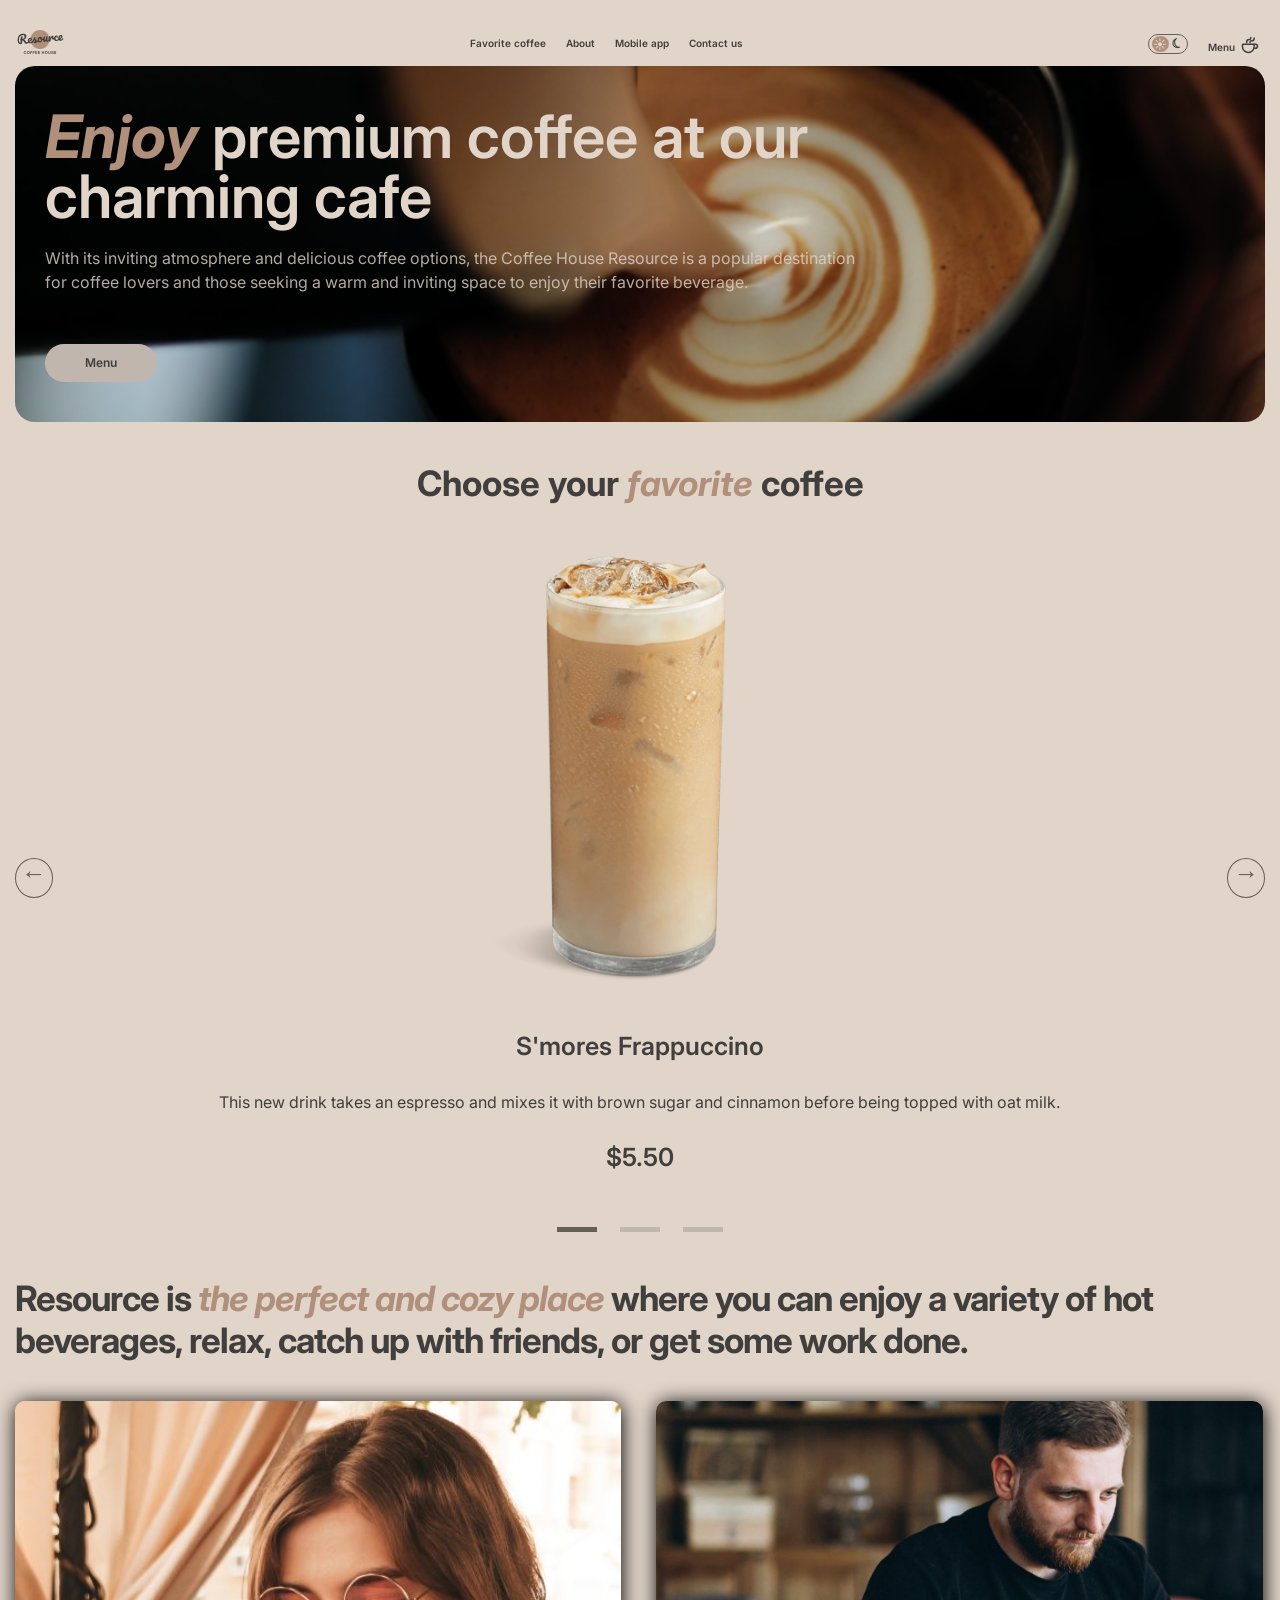
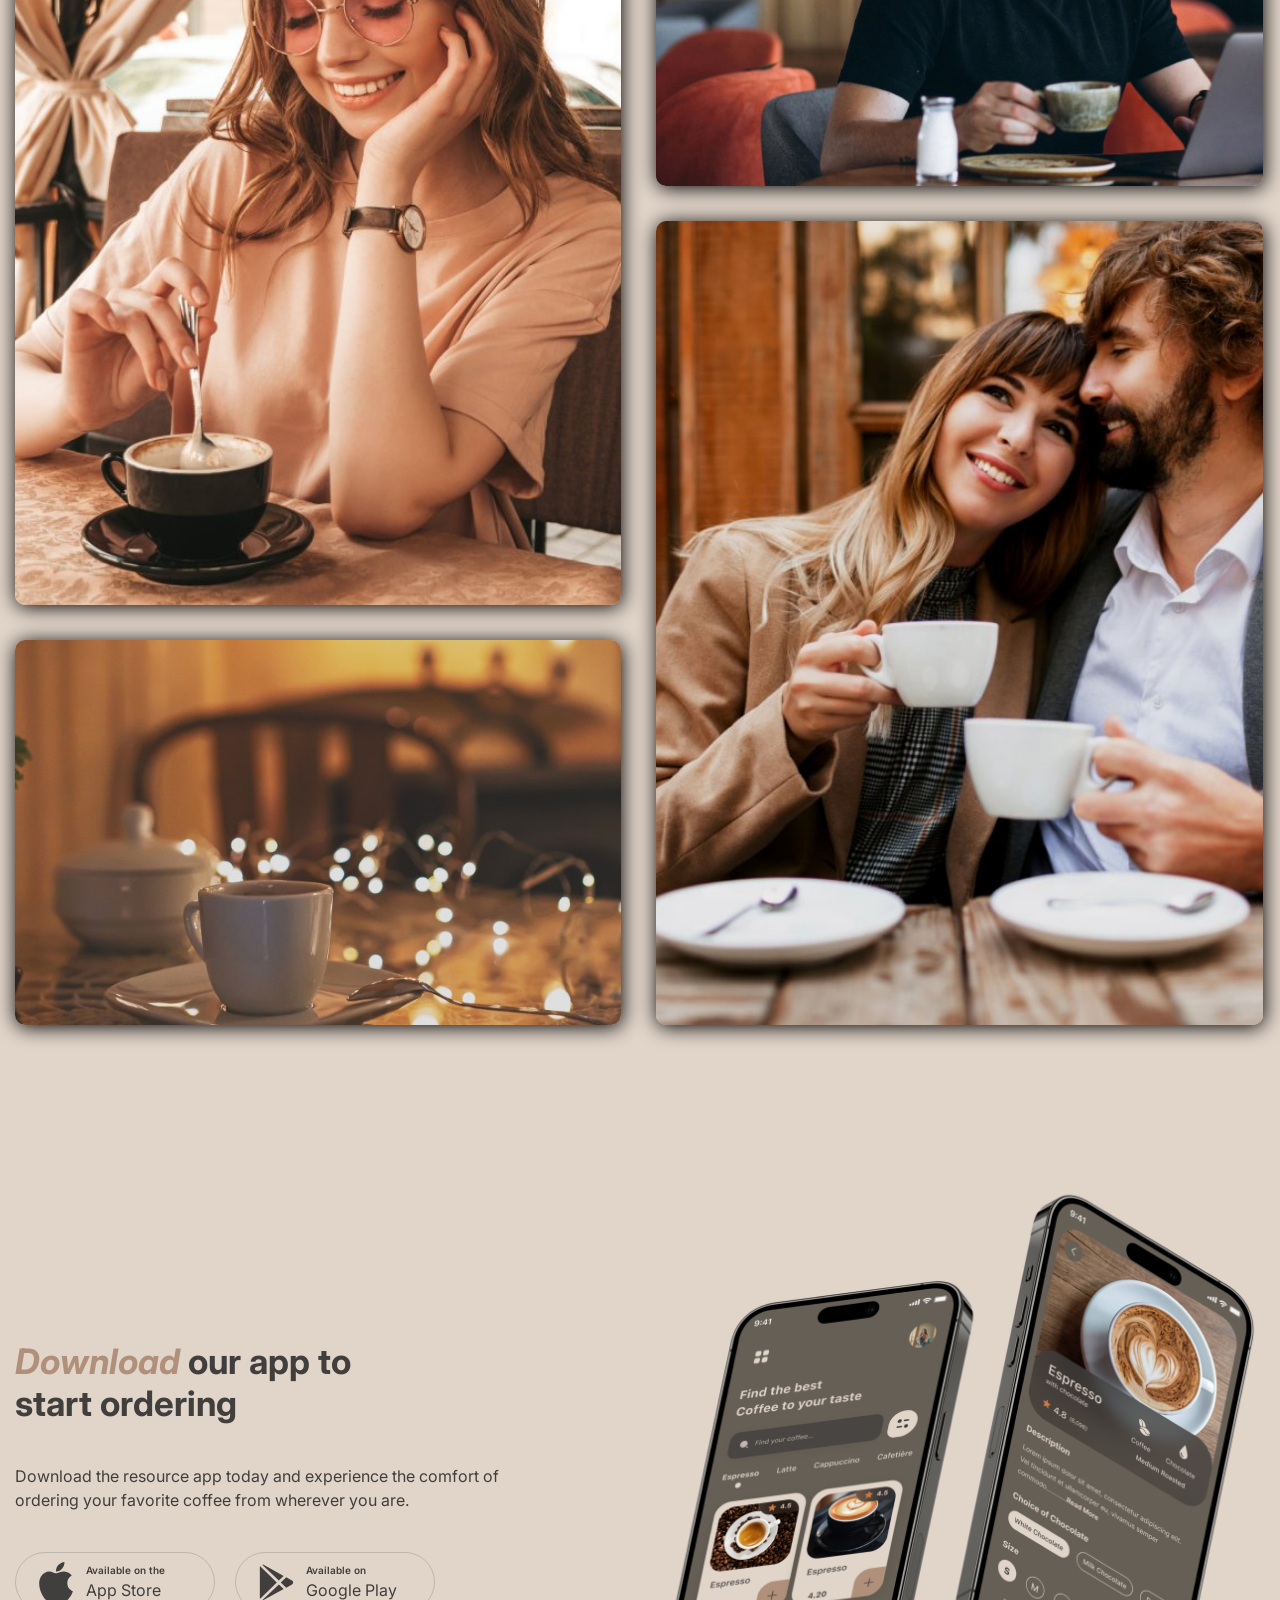
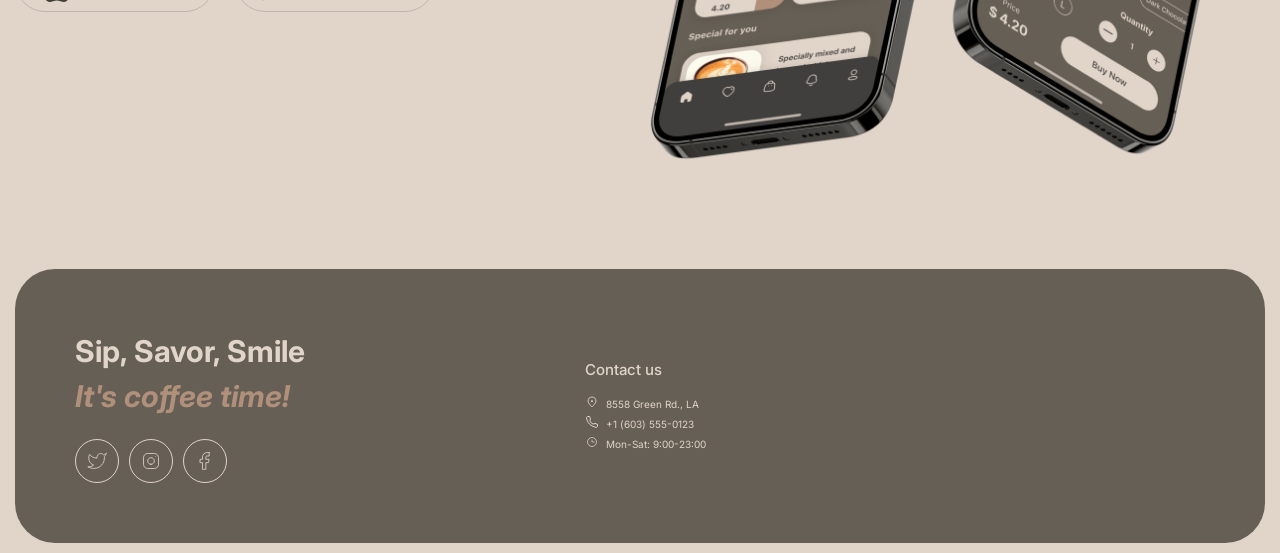
<file: index.html>
<!DOCTYPE html>
<html lang="en">

<head>
  <meta charset="UTF-8">
  <meta name="viewport" content="width=device-width, initial-scale=1.0">

  <link rel="icon" sizes="32x32" href="favicon.png" type="image/svg+xml">

  <link rel="alternate icon" href="favicon.png" type="image/x-icon">

  <link rel="apple-touch-icon" sizes="52x52" href="assets/icons/apple-touch-icon.png">

  <link href="https://fonts.googleapis.com/css?family=Inter" rel="stylesheet" type="text/css">
  <link rel="stylesheet" href="css/style.css">

  <script src="./js/theme.js" defer></script>
  <script src="index.js" defer></script>

  <title>Landing page</title>
  <script>
    if (localStorage.getItem('site-theme') === 'dark') {
      document.documentElement.classList.add('dark-theme');
    }
  </script>
</head>

<body>
  <header class="header">
    <input type="checkbox" id="mobile-menu-bth" class="menu__mobile--input">

    <label for="mobile-menu-bth" class="menu__mobile--btn">
      <span class="menu__mobile--icon">&nbsp;</span>
    </label>
    <span class="menu__mobile--background">&nbsp;</span>

    <div class="header__container">
      <div class="logo">
        <a href="index.html" class="logo__icon" aria-label="Logo"></a>
      </div>
      <nav class="nav">
        <ul class="nav__list" id="navigation">
          <li><a href="#favorite">Favorite coffee</a></li>
          <li><a href="#about">About</a></li>
          <li><a href="#mobile">Mobile app</a></li>
          <li><a href="#contact">Contact us</a></li>
        </ul>

      </nav>
      <div class="header__button__container">
        <div class="theme-switcher">
          <input type="checkbox" id="theme-toggle" class="theme-switcher__input">
          <label for="theme-toggle" class="theme-switcher__label">
            <span class="theme-switcher__icon theme-switcher__icon--sun">
              &#9728;
            </span>
            <span class="theme-switcher__icon theme-switcher__icon--moon">
              &#9789;
            </span>
          </label>
        </div>

        <a href="./pages/menu.html" class="btn-menu">Menu</a>
      </div>
    </div>
  </header>

  <main class="main">

    <section class="hero">
      <div class="hero__container">
        <h1 class="hero__title u-text-xxl">
          <strong class="u-accent">Enjoy</strong>
          premium coffee at our charming cafe
        </h1>
        <h2 class="hero__text u-text-m">
          With its inviting atmosphere and delicious coffee options, the Coffee House Resource is a popular destination
          for coffee lovers and those seeking a warm and inviting space to enjoy their favorite beverage.
        </h2>
        <a href="./pages/menu.html" class="hero__btn">Menu</a>
      </div>
    </section>


    <section class="favorite" id="favorite">
      <h2 class="favorite__tile u-text-xl">
        Choose your <strong class="u-accent">favorite</strong> coffee
      </h2>

      <div class="favorite__slider u-margin-top-s">
        <div class="favorite__slider__container">

          <button id="slider-prev" type="button" class="u-text-l u-round-button"><span>&larr;</span></button>

          <ul class="slider__list u-padding-bottom-l" id="slider_list">

            <li class="slider__list__item">
              <img src="./assets/images/coffee-slider-1.png" alt="coffee slider 1 img" loading="lazy">
              <h3 class="slider__item--title u-margin-top-s u-text-l">S'mores Frappuccino</h3>
              <p class="u-text-m u-margin-top-s u-box-40">
                This new drink takes an espresso and mixes it with brown sugar and cinnamon before being topped with oat
                milk.
              </p>
              <h3 class="slider__item__price u-margin-top-s u-text-l">$5.50</h3>
            </li>

            <li class="slider__list__item">
              <img src="./assets/images/coffee-slider-2.png" alt="coffee slider 2 img" loading="lazy">
              <h3 class="slider__item--title u-margin-top-s u-text-l">Caramel Macchiato</h3>
              <p class="u-text-m u-margin-top-s u-box-40">
                Fragrant and unique classic espresso with rich caramel-peanut syrup, with cream under whipped thick
                foam.
              </p>
              <h3 class="slider__item__price u-margin-top-s u-text-l">$5.50</h3>
            </li>

            <li class="slider__list__item">
              <img src="./assets/images/coffee-slider-3.png" alt="coffee slider 3 img" loading="lazy">

              <h3 class="slider__item--title u-margin-top-s u-text-l">Ice coffee</h3>
              <p class="u-text-m u-margin-top-s u-box-40">
                A popular summer drink that tones and invigorates. Prepared from coffee, milk and ice.
              </p>
              <h3 class="slider__item__price u-margin-top-s u-text-l">$5.00</h3>
            </li>
          </ul>

          <button id="slider-next" type="button" class="u-text-l u-round-button">
            <span>&rarr;</span>
          </button>

        </div>

        <div id="slider-pagination" class="slider--buttons">
          <span data-index="0" class="slider__indicators active">&nbsp;</span>
          <span data-index="1" class="slider__indicators">&nbsp;</span>
          <span data-index="2" class="slider__indicators">&nbsp;</span>
        </div>

      </div>
    </section>

    <section class="about" id="about">
      <h2 class="about__text u-text-xl">
        Resource is <span class="u-accent">the perfect and cozy place</span> where you can enjoy a variety of hot
        beverages, relax, catch up with friends, or get some work done.
      </h2>
      <div class="about__container">
        <img class="about-img" src="./assets/images/about-1.jpg" alt="Img about 1" loading="lazy">
        <img class="about-img" src="./assets/images/about-2.jpg" alt="Img about 2" loading="lazy">
        <img class="about-img" src="./assets/images/about-3.jpg" alt="Img about 3" loading="lazy">
        <img class="about-img" src="./assets/images/about-4.jpg" alt="Img about 4" loading="lazy">
      </div>
    </section>



    <section class="mobile" id="mobile">
      <div class="mobile__container">
        <h2 class="mobile--title u-text-xl">
          <span class="u-accent">Download</span> our app to start ordering
        </h2>
        <p class="mobile--text u-text-m">
          Download the resource app today and experience the comfort of ordering your favorite coffee from wherever you
          are.
        </p>

        <div class="mobile__link__container">
          <a href="#" class="mobile__link app-store">
            <p class="link-title">
              <span class="u-text-s">Available on the</span>
              <span class="u-text-m">App Store</span>
            </p>
          </a>

          <a href="#" class="mobile__link google-play">
            <p class="link-title">
              <span class="u-text-s">Available on</span>
              <span class="u-text-m">Google Play</span>
            </p>
          </a>
        </div>
      </div>
      <img class="mobile--img" src="./assets/images/mobile-screens.png" alt="mobile" loading="lazy">
    </section>
  </main>

  <footer class="footer" id="contact">
    <div class="footer__container" id="contact">
      <div class="footer__brand">
        <div class="footer__slogan">
          <h2 class="footer__title"> Sip, Savor, Smile</h2>
          <h2 class="footer__title">
            <strong class="u-accent">It's coffee time!</strong>
          </h2>
        </div>
        <div class="footer__socials">
          <a href="https://twitter.com" target="_blank" class="footer__socials--twitter" aria-label="Twitter"></a>

          <a href="https://instagram.com" target="_blank" class="footer__socials--instagram" aria-label="Instagram"></a>

          <a href="https://facebook.com" target="_blank" class="footer__socials--facebook" aria-label="Facebook"></a>
        </div>
      </div>

      <div class="footer__contacts">
        <h3 class="footer__contacts--title">Contact us</h3>

        <div class="footer__contacts--list">
          <a href="https://maps.app.goo.gl/gk7T9Ak3BX2JQmJ17" target="_blank" class="footer__contacts--map">
            <span class="contact">8558 Green Rd., LA</span>
          </a>

          <a href="tel:+16035550123" class="footer__contacts--tel">
            <span class="contact">+1 (603) 555-0123</span>
          </a>

          <h3 class="footer__contacts--time">
            <span class="contact">Mon-Sat: 9:00-23:00</span>
          </h3>
        </div>
      </div>
    </div>
  </footer>
</body>

</html>
</file>
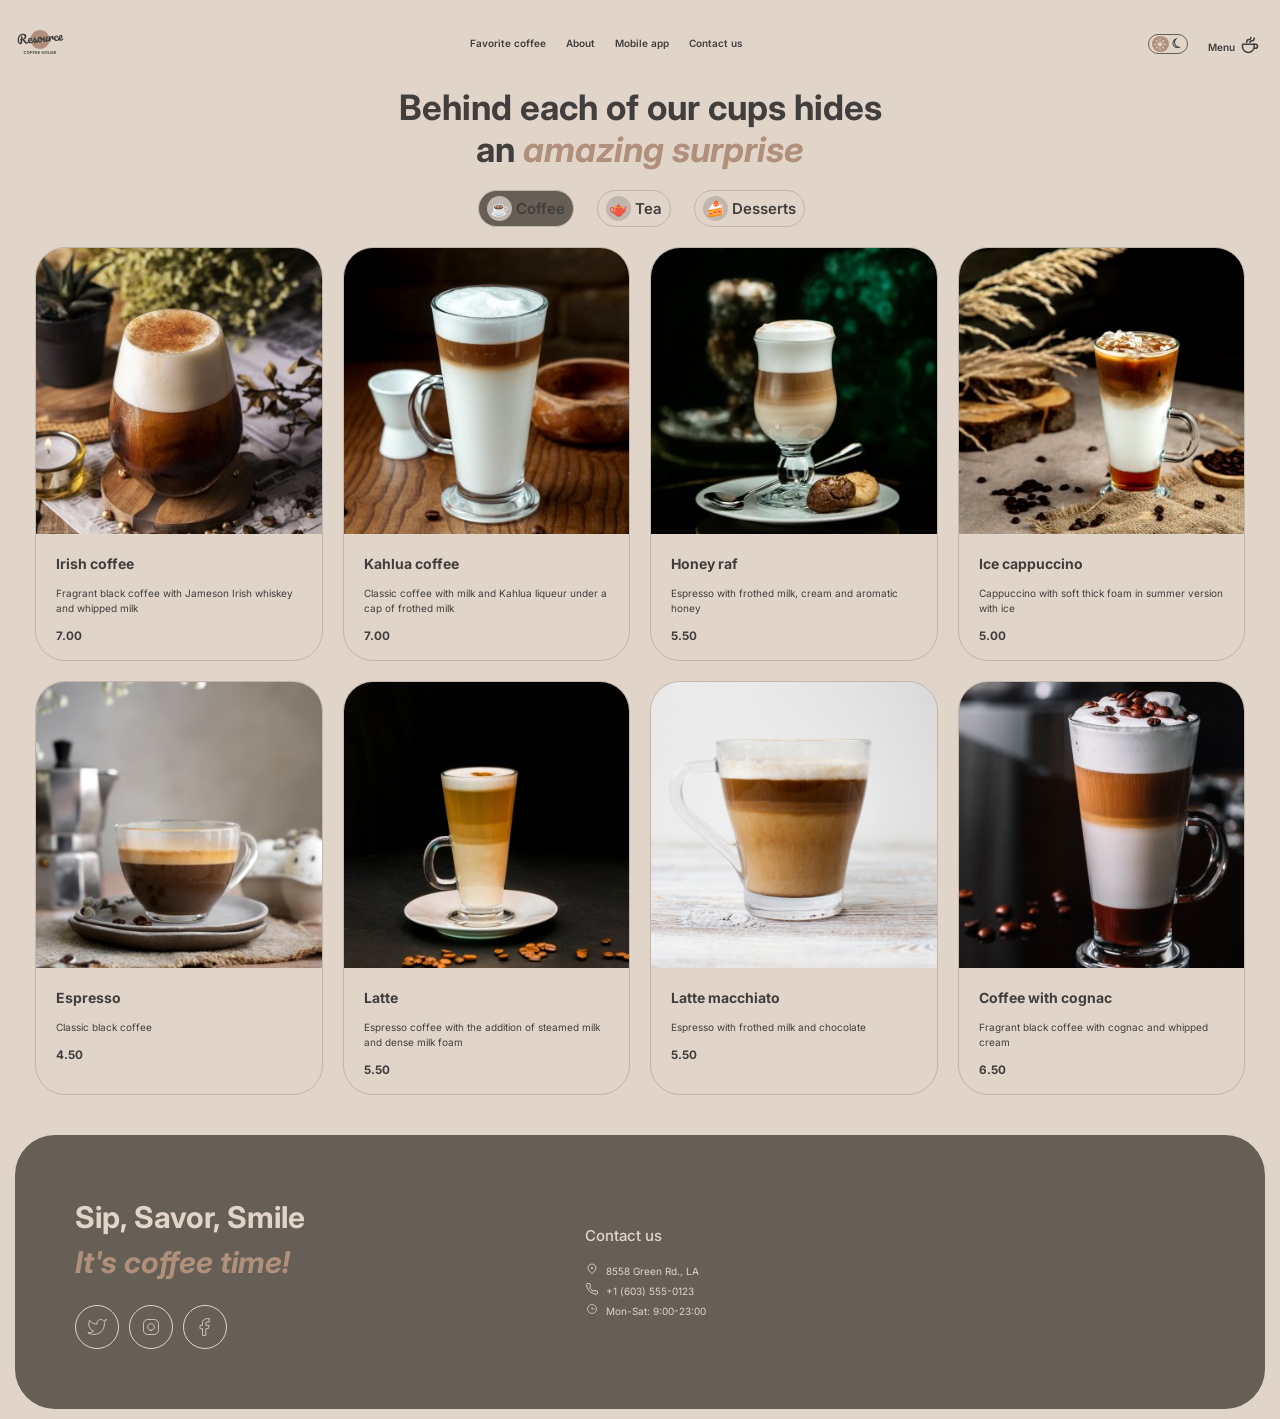
<file: pages/menu.html>
<!DOCTYPE html>
<html lang="en">

<head>
  <meta charset="UTF-8">
  <meta name="viewport" content="width=device-width, initial-scale=1.0">

  <link rel="icon" sizes="32x32" href="../favicon.png" type="image/svg+xml">

  <link rel="alternate icon" href="../favicon.png" type="image/x-icon">

  <link rel="apple-touch-icon" sizes="52x52" href="../assets/icons/apple-touch-icon.png">

  <link href="https://fonts.googleapis.com/css?family=Inter" rel="stylesheet" type="text/css">
  <link rel="stylesheet" href="style.css">

  <script src="../js/theme.js" defer></script>
  <script src="../js/menu.js" type="module" defer></script>

  <title>Landing page menu</title>
  <script>
    if (localStorage.getItem('site-theme') === 'dark') {
      document.documentElement.classList.add('dark-theme');
    }
  </script>
</head>

<body>

  <header class="header">
    <input type="checkbox" id="mobile-menu-bth" class="menu__mobile--input">

    <label for="mobile-menu-bth" class="menu__mobile--btn">
      <span class="menu__mobile--icon">&nbsp;</span>
    </label>
    <span class="menu__mobile--background">&nbsp;</span>

    <div class="header__container">
      <div class="logo">
        <a href="../index.html" class="logo__icon" aria-label="Logo"></a>
      </div>
      <nav class="nav">
        <ul class="nav__list" id="navigation">
          <li><a href="../index.html#favorite">Favorite coffee</a></li>
          <li><a href="../index.html#about">About</a></li>
          <li><a href="../index.html#mobile">Mobile app</a></li>
          <li><a href="#contact">Contact us</a></li>
        </ul>

      </nav>
      <div class="header__button__container">
        <div class="theme-switcher">
          <input type="checkbox" id="theme-toggle" class="theme-switcher__input">
          <label for="theme-toggle" class="theme-switcher__label">
            <span class="theme-switcher__icon theme-switcher__icon--sun">
              &#9728;
            </span>
            <span class="theme-switcher__icon theme-switcher__icon--moon">
              &#9789;
            </span>
          </label>
        </div>

        <a href="../pages/menu.html" class="btn-menu">Menu</a>
      </div>
    </div>
  </header>

  <main>
    <section class="menu">
      <h1 class="u-text-xl menu--title">
        Behind each of our cups hides an
        <span class="u-accent">amazing surprise</span>
      </h1>

      <nav class="menu__nav">
        <ul class="menu__nav--list" id="menu-nav">
          <li class="menu__nav--item">
            <input id="coffee-btn" type="radio" name="menu" checked class="menu__nav--input">
            <label for="coffee-btn" class="menu__nav--label">
              <span class="nav-icon">&#9749;</span>
              <span class="nav-text">Coffee</span>
            </label>
          </li>
          <li class="menu__nav--item">
            <input id="tea-btn" type="radio" name="menu" class="menu__nav--input">
            <label for="tea-btn" class="menu__nav--label">
              <span class="nav-icon">&#129750;</span>
              <span class="nav-text">Tea</span>
            </label>
          </li>
          <li class="menu__nav--item">
            <input id="dessert-btn" type="radio" name="menu" class="menu__nav--input">
            <label for="dessert-btn" class="menu__nav--label">
              <span class="nav-icon">&#127856;</span>
              <span class="nav-text">Desserts</span>
            </label>
          </li>
        </ul>
      </nav>

      <div class="menu__container" id="menu-container">
        <button class="btn load--more" type="button" id="load-more">
          <span>
            &nbsp;
          </span>
        </button>
      </div>
    </section>

    <section class="modal__container is-hidden" id="modal-container">
      <span class="modal__background" id="modal-bg">&nbsp;</span>
      <div id="modal" class="modal">

      </div>
    </section>
  </main>



  <footer class="footer" id="footer">
    <div class="footer__container" id="contact">
      <div class="footer__brand">
        <div class="footer__slogan">
          <h2 class="footer__title"> Sip, Savor, Smile</h2>
          <h2 class="footer__title">
            <strong class="u-accent">It's coffee time!</strong>
          </h2>
        </div>
        <div class="footer__socials">
          <a href="https://twitter.com" target="_blank" class="footer__socials--twitter" aria-label="Twitter"></a>

          <a href="https://instagram.com" target="_blank" class="footer__socials--instagram" aria-label="Instagram"></a>

          <a href="https://facebook.com" target="_blank" class="footer__socials--facebook" aria-label="Facebook"></a>
        </div>
      </div>

      <div class="footer__contacts">
        <h3 class="footer__contacts--title">Contact us</h3>

        <div class="footer__contacts--list">
          <a href="https://maps.app.goo.gl/gk7T9Ak3BX2JQmJ17" target="_blank" class="footer__contacts--map">
            <span class="contact">8558 Green Rd., LA</span>
          </a>

          <a href="tel:+16035550123" class="footer__contacts--tel">
            <span class="contact">+1 (603) 555-0123</span>
          </a>

          <h3 class="footer__contacts--time">
            <span class="contact">Mon-Sat: 9:00-23:00</span>
          </h3>
        </div>
      </div>
    </div>
  </footer>
</body>

</html>
</file>
<file: css/style.css>
@import "./variables.css";
@import "./reset.css";

@import "./utilities.css";
@import "./layout.css";

@import "./header.css";
@import "./hero.css";
@import "./favorite.css";
@import "./about.css";
@import "./mobile.css";
@import "./footer.css";
</file>
<file: pages/style.css>
@import "../css/reset.css";

@import "../css/variables.css";
@import "../css/utilities.css";
@import "../css/layout.css";


@import "../css/header.css";

@import "../css/footer.css";

.menu {
  text-align: center;

  .menu--title {
    width: 40%;
    margin: 2rem auto;

    @media screen and (min-width: 1600px) {
      width: 30%;
    }

    @media screen and (max-width: 48em) {
      width: 60%;
    }

    @media screen and (max-width: 28em) {
      width: 80%;
    }
  }
}

.menu__nav--input {
  width: 0;
  opacity: 0;

  &:checked+.menu__nav--label {
    background-color: var(--color-bg-container);
  }
}

.menu__nav--label {
  display: inline-block;
  cursor: pointer;
  font-size: 1.5rem;
  padding: 1rem .8rem;
  border: 1px solid var(--color-border-primary);
  border-radius: 3rem;
  line-height: 1;

  .nav-icon {
    background-color: var(--color-border-primary);
    padding: .3rem;
    border-radius: 50%;
  }

  transition: all .3s;

  &:hover {
    transform: translateY(-.2rem);
  }

  &:active {
    transform: translateY(.5rem);
  }
}


.menu__nav--list {
  display: flex;
  justify-content: center;
  gap: 2rem;
}

.menu__container {
  display: flex;
  overflow-x: auto;
  scroll-behavior: smooth;
  scrollbar-width: none;
  margin-top: 2rem;
  margin-bottom: 4rem;
  position: relative;

  &::-webkit-scrollbar {
    display: none;
  }
}

.menu__list {
  display: flex;
  justify-content: center;
  align-items: flex-start;
  flex: 1 0 100%;

  .cards--list {
    display: flex;
    flex-wrap: wrap;
    align-content: flex-start;
    justify-content: center;
    width: 100%;
    gap: 2rem;
  }

  @media screen and (max-width: 48em) {
    padding-bottom: 8rem;
  }
}

.cards--list>.card:nth-child(n+4) {
  @media screen and (max-width: 48em) {
    visibility: hidden;
    width: 0;
    height: 0;
  }
}

.card {
  width: 23%;
  border: 1px solid var(--color-border-primary);
  border-radius: 3rem;
  overflow: hidden;
  text-align: start;
  cursor: pointer;
  transition: all .2s;

  &:hover {
    transform: scale(.9);
  }

  @media screen and (max-width: 48em) {
    width: 48%;
  }

  @media screen and (max-width: 33em) {
    width: auto;
  }
}

.card--img {
  width: 100%;
  object-fit: cover;
}

.text--container {
  display: flex;
  flex-direction: column;
  padding: 1.5rem 2rem;
  gap: 1.2rem
}

.card--name {
  font-size: 1.4rem;
}

.card--description {
  font-size: 1rem;
  font-weight: 400;
}

.load--more {
  display: none;

  @media screen and (max-width: 48em) {
    display: inline-block;
    position: absolute;
    width: 5rem;
    height: 5rem;
    bottom: 0;
    right: 50%;
    transform: translateX(50%);
    border: 1px solid var(--color-border-primary);
    border-radius: 100%;

    span {
      display: inline-block;
      width: 2.5rem;
      height: 2.5rem;
      border: 1px solid var(--color-border-primary);
      border-radius: 100%;

    }

    :hover {
      background-color: var(--color-bg-container);
    }
  }
}

.modal__background {
  position: fixed;
  z-index: 1000;
  top: 0;
  left: 0;
  min-width: 100%;
  min-height: 100%;
  background-color: var(--color-bg-overlay);
}

.modal {
  position: fixed;
  z-index: 1001;
  top: 50%;
  left: 50%;
  background-color: var(--color-bg-page);
  max-width: 50%;
  max-height: 100%;
  transform: translate(-50%, -50%);
  border-radius: 2rem;
  overflow: hidden;
  box-shadow: .1rem .2rem .8rem var(--color-text-primary);
  padding: 1.6rem;
  display: flex;
  align-items: flex-start;
  gap: 1.6rem
}

.modal-img {
  display: inline-block;
  border-radius: 2rem;
  max-width: 40%;

  @media screen and (max-width: 45em) {
    display: none;
  }
}

.modal__description {
  display: flex;
  flex-direction: column;
  gap: 2rem;
}

.sizes-title,
.additives-title {
  &::first-letter {
    text-transform: uppercase;
  }
}

.sizes-buttons,
.additives-buttons {
  display: flex;
  flex-wrap: wrap;
  width: 100%;
  gap: 1.4rem;
  margin-top: 1.2rem
}

.modal__radio-btn {
  width: 0;
  opacity: 0;
  position: absolute;
  top: -100rem;

  &+.modal__radio-label {
    display: flex;
    gap: 1.6rem;
    justify-content: space-around;
    align-items: center;
    line-height: 2;
    padding: 1.2rem;
    padding-left: .5rem;
    min-width: min-content;
    max-width: max-content;
    height: 4rem;
    border: 1px solid var(--color-border-primary);
    border-radius: 2rem;
    cursor: pointer;

    .value,
    .type {
      display: inline-block;
      font-size: 1.4rem;
      text-align: center;
      text-wrap: nowrap;
    }

    .value {
      text-transform: uppercase;
      width: 3rem;
      border-radius: 50%;
      background-color: var(--color-border-primary);
    }
  }

  &:checked+.modal__radio-label {
    background-color: var(--color-bg-container);

    & .type {
      color: var(--color-text-inverse);
    }

    .value {
      background-color: var(--color-border-primary);
    }
  }
}

.total {
  display: flex;
  justify-content: space-between;
  border-bottom: 1px solid var(--color-border-primary);
  padding-bottom: 2rem;
}

.info {
  display: flex;
  margin-bottom: 1.2rem;
  gap: 1rem;

  .info-mark {
    display: inline-block;
    border: 1px solid var(--color-border-primary);
    border-radius: 100%;
    margin-top: -1rem;
    align-self: flex-start;
    display: inline-block;
    width: 4rem;
    height: 2.4rem;
    text-align: center;
    font-size: 1.4rem;
  }

  .info-text {
    font-size: 1.4rem;
    font-weight: 200;
  }
}

.btn-close {
  background-color: inherit;
  color: inherit;
  font-size: 1.6rem;
  font-weight: 600;
  border-radius: 3rem;
  height: 6rem;
  border: 2px solid var(--color-border-primary);
  transition: all .4s;

  &:hover {
    box-shadow: .2rem .3rem 2rem var(--color-border-primary);
    font-weight: 400;
  }

}
</file>
